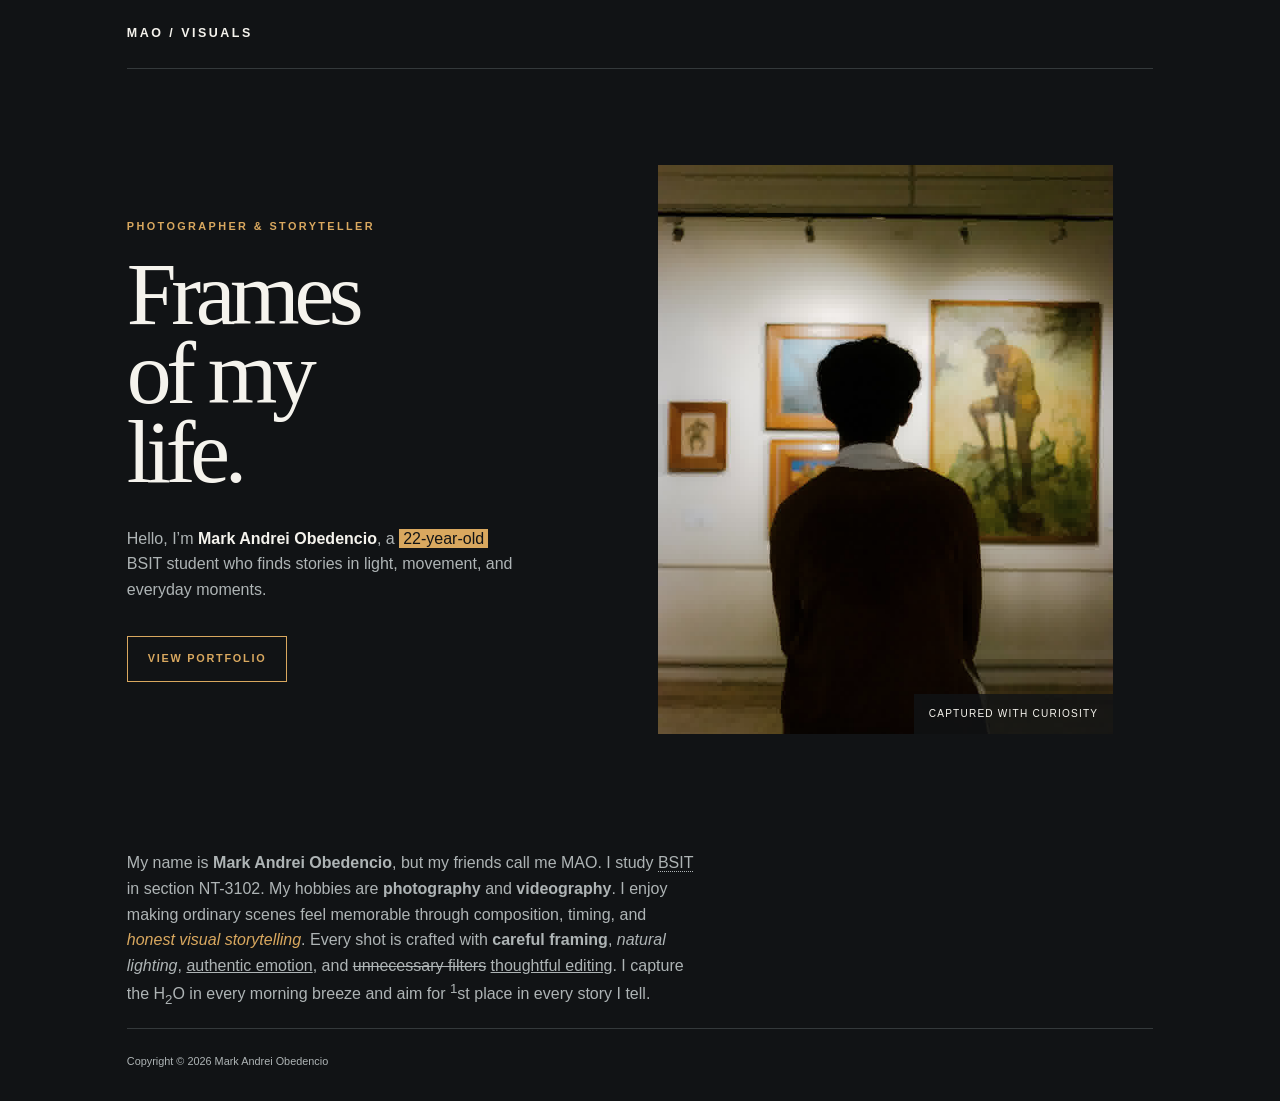
<file: index.html>
<!DOCTYPE html>
<html lang="en">
<head>
    <meta charset="UTF-8">
    <meta name="viewport" content="width=device-width, initial-scale=1.0">
    <meta name="description" content="A photographer-themed introduction page for Mark Andrei Obedencio.">
    <title>Mark Andrei Obedencio | Photographer</title>
    <style>
        :root {
            --black: #111315;
            --panel: #1b1e20;
            --soft: #aeb4b5;
            --white: #f5f3ed;
            --gold: #d9a85f;
            --line: #34393b;
        }

        * {
            box-sizing: border-box;
        }

        html {
            scroll-behavior: smooth;
        }

        body {
            background: var(--black);
            color: var(--white);
            font-family: Arial, Helvetica, sans-serif;
            line-height: 1.6;
            margin: 0;
        }

        .container {
            margin: 0 auto;
            max-width: 1180px;
            padding: 0 6vw;
        }

        header {
            align-items: center;
            border-bottom: 1px solid var(--line);
            display: flex;
            justify-content: space-between;
            padding: 24px 0;
        }

        .brand {
            color: var(--white);
            font-size: .78rem;
            font-weight: 700;
            letter-spacing: .2em;
            text-decoration: none;
        }

        .hero {
            align-items: center;
            display: grid;
            gap: 70px;
            grid-template-columns: .88fr 1.12fr;
            min-height: 650px;
            padding: 80px 0 100px;
        }

        .eyebrow {
            color: var(--gold);
            font-size: .68rem;
            font-weight: 700;
            letter-spacing: .22em;
            margin: 0 0 20px;
            text-transform: uppercase;
        }

        h1,
        h2 {
            font-family: Georgia, "Times New Roman", serif;
            font-weight: 400;
        }

        h1 {
            font-size: clamp(3.5rem, 7vw, 6.8rem);
            letter-spacing: -.06em;
            line-height: .88;
            margin: 0;
        }

        .lead {
            color: var(--soft);
            font-size: 1rem;
            margin: 34px 0;
            max-width: 400px;
        }

        .lead strong {
            color: var(--white);
        }

        .button {
            border: 1px solid var(--gold);
            color: var(--gold);
            display: inline-block;
            font-size: .68rem;
            font-weight: 700;
            letter-spacing: .16em;
            padding: 13px 20px;
            text-decoration: none;
            text-transform: uppercase;
        }

        .button:hover {
            background: var(--gold);
            color: var(--black);
        }

        .hero-photo {
            aspect-ratio: 4 / 5;
            background: #252a2b;
            overflow: hidden;
            position: relative;
        }

        .hero-photo img {
            filter: grayscale(18%);
            height: 100%;
            object-fit: cover;
            transition: transform .5s ease;
            width: 100%;
        }

        .hero-photo:hover img {
            transform: scale(1.04);
        }

        .photo-label {
            background: rgba(17, 19, 21, .82);
            bottom: 0;
            color: var(--white);
            font-size: .63rem;
            letter-spacing: .12em;
            padding: 12px 15px;
            position: absolute;
            right: 0;
            text-transform: uppercase;
        }

        .copy {
            color: var(--soft);
            max-width: 570px;
        }

        .copy p {
            margin: 0 0 18px;
        }

        mark {
            background: var(--gold);
            color: var(--black);
            padding: 1px 4px;
        }

        .copy em {
            color: var(--gold);
        }

        .copy abbr {
            border-bottom: 1px dotted var(--soft);
            cursor: help;
            text-decoration: none;
        }

        footer {
            align-items: center;
            border-top: 1px solid var(--line);
            display: flex;
            justify-content: space-between;
            padding: 24px 0 30px;
        }

        footer p {
            color: var(--soft);
            font-size: .68rem;
            margin: 0;
        }

        @media (max-width: 720px) {
            .hero {
                gap: 45px;
                grid-template-columns: 1fr;
            }

            .hero {
                padding: 65px 0 80px;
            }

            .hero-photo {
                max-width: 500px;
            }

            footer {
                align-items: flex-start;
                flex-direction: column;
                gap: 12px;
            }
        }
    </style>
</head>
<body>
    <div class="container">
        <header>
            <a class="brand" href="#top">MAO / VISUALS</a>
        </header>

        <main id="top">
            <section class="hero" aria-labelledby="hero-title">
                <div>
                    <p class="eyebrow">Photographer & storyteller</p>
                    <h1 id="hero-title">Frames<br>of my<br>life.</h1>
                    <p class="lead">
                        Hello, I’m <strong>Mark Andrei Obedencio</strong>, a
                        <mark>22-year-old</mark> BSIT student who finds stories
                        in light, movement, and everyday moments.
                    </p>
                    <a class="button" href="table.html">View Portfolio</a>
                </div>

                <figure class="hero-photo">
                    <img
                        src="pics/front.jpg"
                        alt="Mark Andrei Obedencio with camera">
                    <figcaption class="photo-label">Captured with curiosity</figcaption>
                </figure>
            </section>

            <section id="portfolio" class="copy" aria-label="Introduction text">
                <p>
                    My name is <strong>Mark Andrei Obedencio</strong>, but my friends call me MAO.
                    I study <abbr title="Bachelor of Science in Information Technology">BSIT</abbr>
                    in section NT-3102. My hobbies are <strong>photography</strong> and
                    <strong>videography</strong>. I enjoy making ordinary scenes feel memorable
                    through composition, timing, and <em>honest visual storytelling</em>.
                    Every shot is crafted with <b>careful framing</b>, <i>natural lighting</i>,
                    <u>authentic emotion</u>, and <del>unnecessary filters</del>
                    <ins>thoughtful editing</ins>. I capture the H<sub>2</sub>O
                    in every morning breeze and aim for <sup>1</sup>st place in every
                    story I tell.
                </p>
            </section>
        </main>

        <footer>
            <p>Copyright &copy; 2026 Mark Andrei Obedencio</p>
        </footer>
    </div>
</body>
</html>
</file>
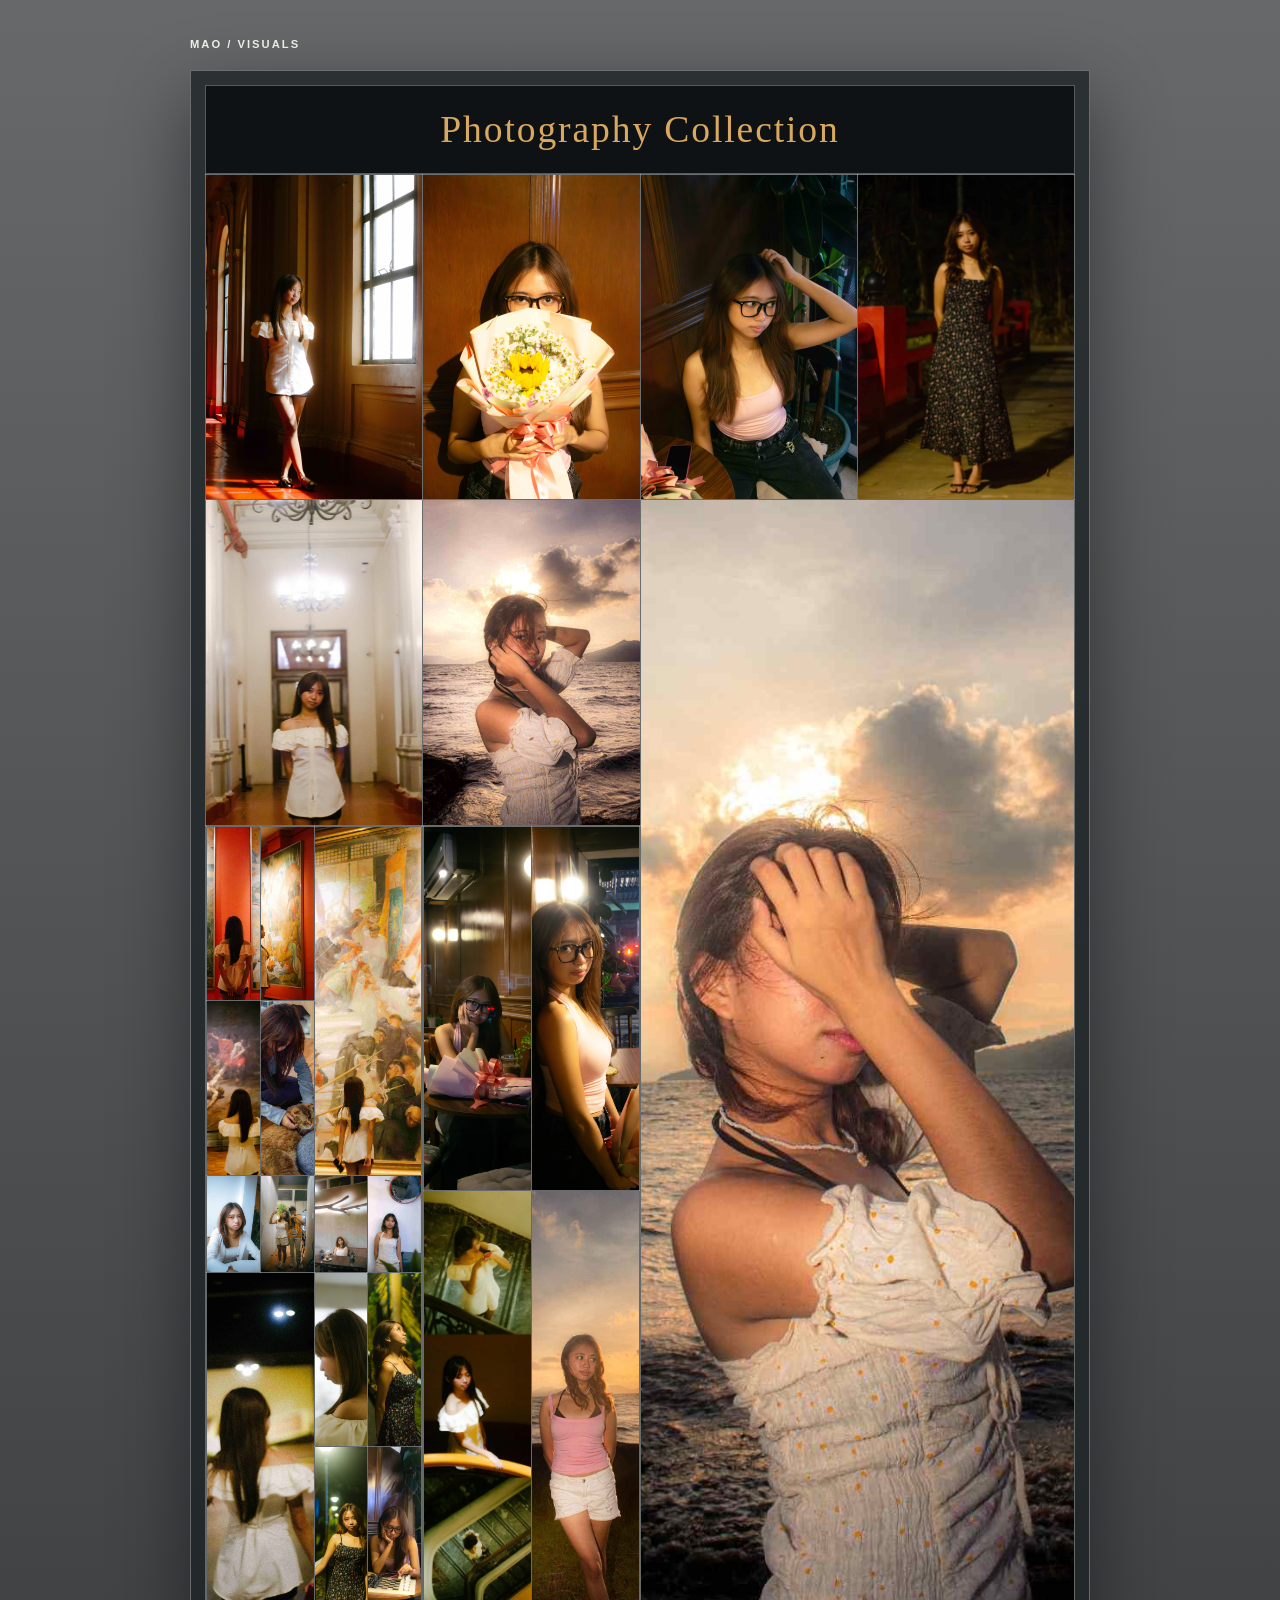
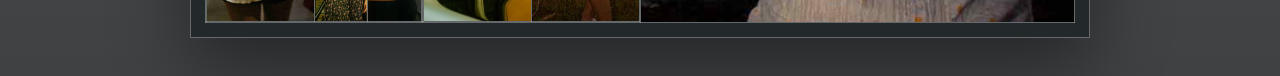
<file: table.html>
<!DOCTYPE html>
<html lang="en">
<head>
    <meta charset="UTF-8">
    <meta name="viewport" content="width=device-width, initial-scale=1.0">
    <meta name="description" content="A replaceable photography gallery arranged in table rows and columns.">
    <title>MAO Visuals | Photo Table</title>
    <link rel="stylesheet" href="table.css">
</head>
<body>
    <div class="page">
        <header class="site-header">
            <a class="brand" href="index.html">MAO / VISUALS</a>
        </header>

        <main>
            <section class="gallery-card" aria-labelledby="gallery-title">
                <table>
                    <caption id="gallery-title">Photography Collection</caption>
                    <thead>
                        <tr>
                            <th scope="col">Featured photo one</th>
                            <th scope="col">Featured photo two</th>
                            <th scope="col">Featured photo three</th>
                            <th scope="col">Featured photo four</th>
                        </tr>
                    </thead>
                    <tbody>
                        <tr>
                            <td>
                                <a class="poster" href="https://web.facebook.com/profile.php?id=100093045724093">
                                    <img id="photo-1" src="pics/1.jpg" alt="">
                                </a>
                            </td>
                            <td>
                                <a class="poster" href="https://web.facebook.com/profile.php?id=100093045724093">
                                    <img id="photo-2" src="pics/2.jpg" alt="">
                                </a>
                            </td>
                            <td>
                                <a class="poster" href="https://web.facebook.com/profile.php?id=100093045724093">
                                    <img id="photo-3" src="pics/3.jpg" alt="">
                                </a>
                            </td>
                            <td>
                                <a class="poster" href="https://web.facebook.com/profile.php?id=100093045724093">
                                    <img id="photo-4" src="pics/4.jpg" alt="">
                                </a>
                            </td>
                        </tr>
                        <tr>
                            <td>
                                <a class="poster" href="https://web.facebook.com/profile.php?id=100093045724093">
                                    <img id="photo-5" src="pics/5.jpg" alt="">
                                </a>
                            </td>
                            <td>
                                <a class="poster" href="https://web.facebook.com/profile.php?id=100093045724093">
                                    <img id="photo-6" src="pics/6.jpg" alt="">
                                </a>
                            </td>
                            <td class="feature-cell" colspan="2" rowspan="2">
                                <a class="poster" href="https://web.facebook.com/profile.php?id=100093045724093">
                                    <img id="photo-7" src="pics/7.jpg" alt="">
                                </a>
                            </td>
                        </tr>
                        <tr>
                            <td>
                                <table class="nested-table" aria-label="Small photography grid one">
                                    <tbody>
                                        <tr>
                                            <td><a class="poster" href="https://web.facebook.com/profile.php?id=100093045724093"><img id="photo-8" src="pics/8.jpg" alt="Rocky coastline at dusk"></a></td>
                                            <td><a class="poster" href="https://web.facebook.com/profile.php?id=100093045724093"><img id="photo-9" src="pics/9.jpg" alt="Green forest viewed from above"></a></td>
                                            <td class="feature-cell" colspan="2" rowspan="2">
                                                <a class="poster" href="https://web.facebook.com/profile.php?id=100093045724093">
                                                    <img id="photo-10" src="pics/10.jpg" alt="Wide lake and mountain scene under a bright sky">
                                                </a>
                                            </td>
                                        </tr>
                                        <tr>
                                            <td><a class="poster" href="https://web.facebook.com/profile.php?id=100093045724093"><img id="photo-11" src="pics/11.jpg" alt="Reflective lake surrounded by hills"></a></td>
                                            <td><a class="poster" href="https://web.facebook.com/profile.php?id=100093045724093"><img id="photo-12" src="pics/12.jpg" alt="Snow-covered mountain under stars"></a></td>
                                        </tr>
                                        <tr>
                                            <td><a class="poster" href="https://web.facebook.com/profile.php?id=100093045724093"><img id="photo-13" src="pics/13.jpg" alt=""></a></td>
                                            <td><a class="poster" href="https://web.facebook.com/profile.php?id=100093045724093"><img id="photo-14" src="pics/14.jpg" alt=""></a></td>
                                            <td><a class="poster" href="https://web.facebook.com/profile.php?id=100093045724093"><img id="photo-15" src="pics/15.jpg" alt=""></a></td>
                                            <td><a class="poster" href="https://web.facebook.com/profile.php?id=100093045724093"><img id="photo-16" src="pics/16.jpg" alt=""></a></td>
                                        </tr>
                                        <tr>
                                            <td class="feature-cell" colspan="2" rowspan="2">
                                                <a class="poster" href="https://web.facebook.com/profile.php?id=100093045724093">
                                                    <img id="photo-17" src="pics/17.jpg" alt="Wide lake and mountain scene under a bright sky">
                                                </a>
                                            </td>
                                            <td><a class="poster" href="https://web.facebook.com/profile.php?id=100093045724093"><img id="photo-18" src="pics/18.jpg" alt=""></a></td>
                                            <td><a class="poster" href="https://web.facebook.com/profile.php?id=100093045724093"><img id="photo-19" src="pics/19.jpg" alt=""></a></td>
                                        </tr>
                                        <tr>
                                            <td><a class="poster" href="https://web.facebook.com/profile.php?id=100093045724093"><img id="photo-20" src="pics/20.jpg" alt=""></a></td>
                                            <td><a class="poster" href="https://web.facebook.com/profile.php?id=100093045724093"><img id="photo-21" src="pics/21.jpg" alt=""></a></td>
                                        </tr>
                                    </tbody>
                                </table>
                            </td>
                            <td>
                                <table class="nested-table" aria-label="Small photography grid two">
                                    <tbody>
                                        <tr>
                                            <td><a class="poster" href="https://web.facebook.com/profile.php?id=100093045724093"><img src="pics/22.jpg" alt="Forest path surrounded by trees"></a></td>
                                            <td><a class="poster" href="https://web.facebook.com/profile.php?id=100093045724093"><img src="pics/23.jpg" alt="Blue mountain range in the distance"></a></td>
                                        </tr>
                                        <tr>
                                            <td><a class="poster" href="https://web.facebook.com/profile.php?id=100093045724093"><img id="photo-24" src="pics/24.jpg" alt="Golden city lights at night"></a></td>
                                            <td><a class="poster" href="https://web.facebook.com/profile.php?id=100093045724093"><img id="photo-25" src="pics/25.jpg" alt="Close view of a camera lens"></a></td>
                                        </tr>
                                    </tbody>
                                </table>
                            </td>
                        </tr>
                    </tbody>
                </table>
            </section>
        </main>
    </div>
</body>
</html>
</file>
<file: table.css>
:root {
    --black: #0d1012;
    --glass: rgba(28, 34, 37, 0.78);
    --line: rgba(255, 255, 255, 0.3);
    --gold: #d9a85f;
    --white: #f5f3ed;
    --soft: #b8c0c0;
}

* {
    box-sizing: border-box;
}

html, body {
    margin: 0;
    padding: 0;
}

body {
    align-items: center;
    background:
        linear-gradient(rgba(9, 12, 14, 0.62), rgba(9, 12, 14, 0.78)),
        url("https://images.unsplash.com/photo-1519681393784-d120267933ba?auto=format&fit=crop&w=2200&q=85")
        center / cover fixed;
    color: var(--white);
    display: flex;
    font-family: Arial, Helvetica, sans-serif;
    justify-content: center;
    margin: 0;
    min-height: 100vh;
    padding: 38px 20px;
}

.page {
    max-width: 900px;
    width: 100%;
}

.site-header {
    align-items: center;
    display: flex;
    justify-content: space-between;
    margin-bottom: 20px;
}

.brand,
.back-link {
    color: var(--white);
    font-size: 0.7rem;
    font-weight: 700;
    letter-spacing: 0.18em;
    text-decoration: none;
    text-transform: uppercase;
}

.back-link {
    color: var(--gold);
}

.gallery-card {
    backdrop-filter: blur(14px);
    background: var(--glass);
    border: 1px solid var(--line);
    box-shadow: 0 25px 70px rgba(0, 0, 0, 0.45);
    padding: 14px;
    margin: 0;
}

table {
    border-collapse: collapse;
    border-spacing: 0;
    table-layout: fixed;
    width: 100%;
    margin: 0;
    padding: 0;
}

caption {
    background: rgba(11, 14, 16, 0.88);
    border: 1px solid var(--line);
    color: var(--gold);
    font-family: Georgia, "Times New Roman", serif;
    font-size: clamp(1.35rem, 4vw, 2.35rem);
    letter-spacing: 0.05em;
    padding: 22px 12px;
    margin: 0;
}

th,
td {
    border: 1px solid var(--line);
    padding: 0 !important;
    margin: 0;
    vertical-align: bottom;
    font-size: 0;
    line-height: 0;
    height: 1px;
}

th {
    height: 0;
    border: none;
    visibility: hidden;
}

.poster {
    background: #171b1d;
    display: block;
    width: 100%;
    height: 100%;
    margin: 0;
    padding: 0;
    border: none;
    line-height: 0;
    font-size: 0;
    position: relative;
    overflow: hidden;
}

.poster img {
    display: block;
    width: 100%;
    height: 100%;
    min-height: 168px;
    object-fit: cover;
    transition: filter 0.25s ease, transform 0.25s ease;
    margin: 0;
    padding: 0;
    border: none;
    line-height: 0;
    vertical-align: bottom;
}

.poster:hover img {
    filter: brightness(1.16);
    transform: scale(1.04);
}

.poster:focus-visible {
    outline: 2px solid var(--gold);
    outline-offset: 2px;
}

.poster-label {
    background: rgba(10, 12, 13, 0.82);
    bottom: 0;
    color: var(--white);
    font-size: 0.6rem;
    left: 0;
    letter-spacing: 0.08em;
    line-height: 1.2;
    padding: 5px 7px;
    position: absolute;
    text-transform: uppercase;
}

td.feature-cell .poster img {
    min-height: 348px;
}

td > table {
    width: 100%;
    height: 100%;
    margin: 0;
    padding: 0;
    border: none;
    border-collapse: collapse;
    table-layout: fixed;
}

.nested-table {
    border-collapse: collapse;
    border-spacing: 0;
    table-layout: fixed;
    width: 100%;
    height: 100%;
    margin: 0;
    padding: 0;
    border: none;
}

.nested-table td {
    padding: 0 !important;
    margin: 0;
    vertical-align: bottom;
    line-height: 0;
    font-size: 0;
    border: 1px solid var(--line);
    height: 1px;
}

.nested-table .poster,
.nested-table .poster img {
    min-height: 0;
    height: 100%;
}

.nested-table .poster img {
    min-height: 96px;
}

.note {
    color: var(--soft);
    font-size: 0.7rem;
    letter-spacing: 0.05em;
    margin: 18px 2px 0;
    text-align: center;
    line-height: 1.4;
}

@media (max-width: 650px) {
    body {
        padding: 20px 8px;
    }

    .gallery-card {
        padding: 7px;
    }

    caption {
        padding: 15px 8px;
    }

    .poster img {
        min-height: 100px;
    }

    td.feature-cell .poster img {
        min-height: 202px;
    }

    .nested-table .poster img {
        min-height: 55px;
    }

    .poster-label {
        display: none;
    }
}
</file>
